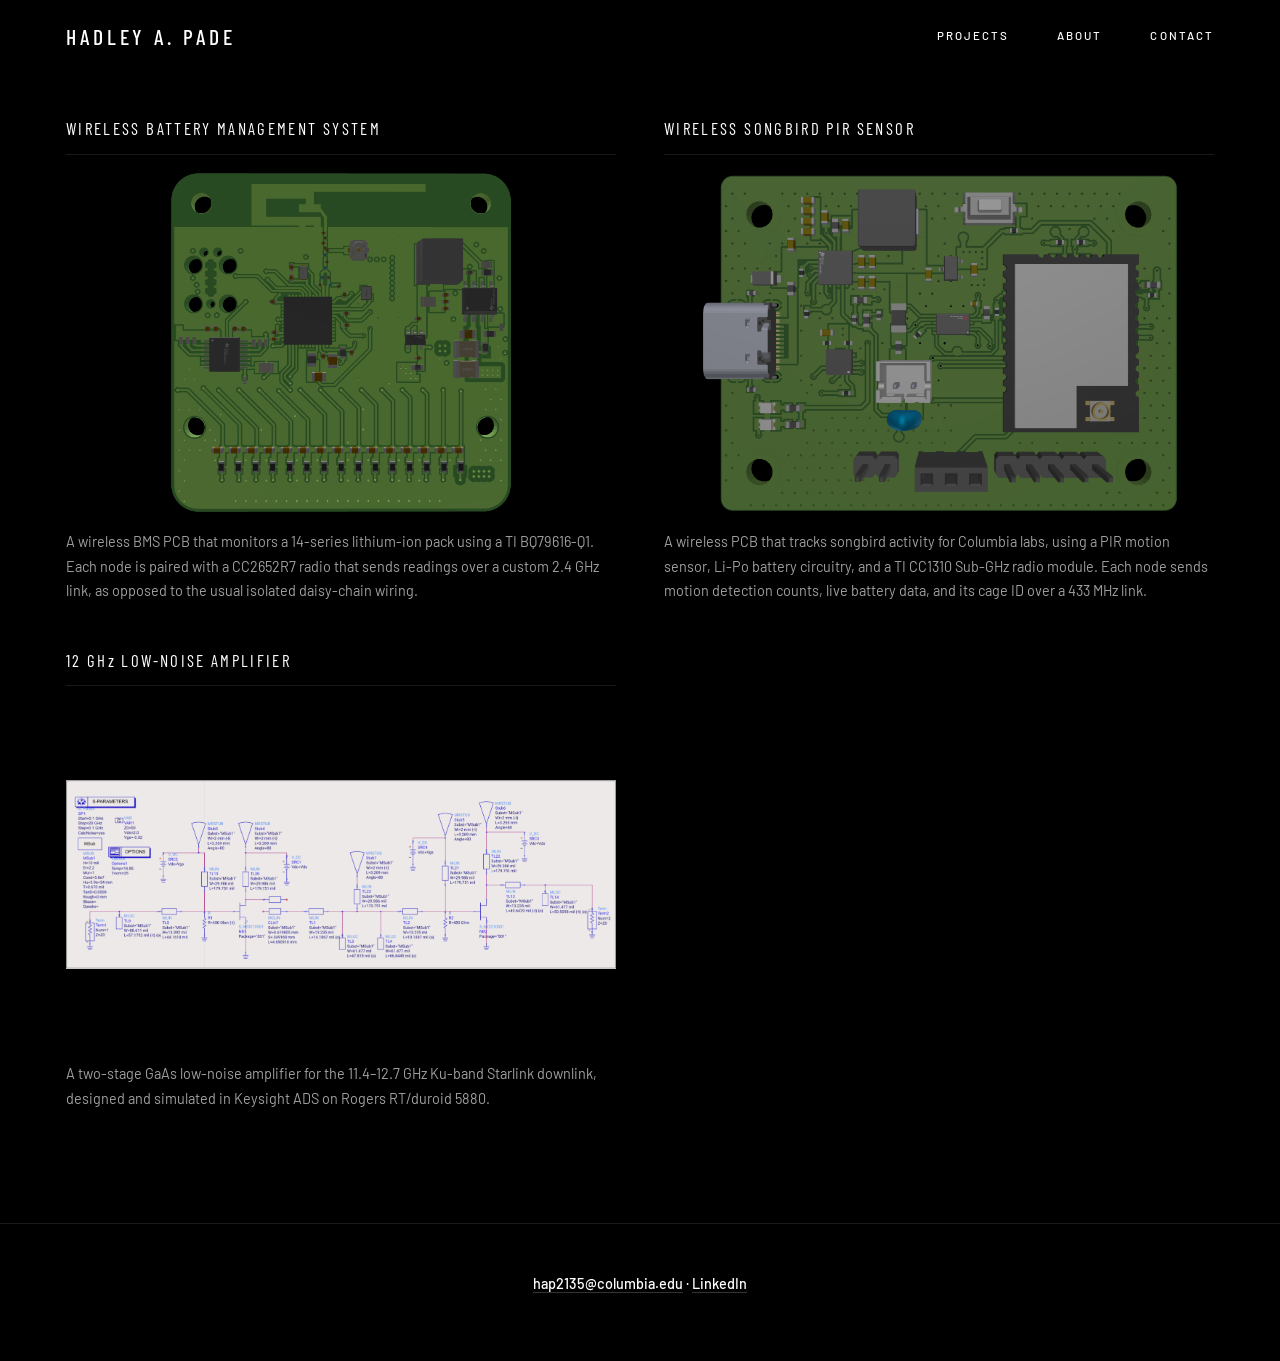
<file: builds.html>
<!doctype html>
<html lang="en">
<head>
<meta charset="utf-8">
<meta name="viewport" content="width=device-width, initial-scale=1">
<title>Builds — Hadley A. Pade</title>
<meta name="description" content="Every board, firmware project and enclosure, on one page.">
<link rel="preconnect" href="https://fonts.googleapis.com">
<link rel="preconnect" href="https://fonts.gstatic.com" crossorigin>
<link href="https://fonts.googleapis.com/css2?family=Barlow:wght@400;500&family=Barlow+Condensed:wght@400;500&display=swap" rel="stylesheet">
<link rel="stylesheet" href="css/draft-dark.css">
</head>
<body data-base="">

<header class="site-header">
  <div class="wrap">
    <a class="brand" href="index.html">Hadley A. Pade</a>
    <nav class="site-nav">
      <a href="builds.html" aria-current="page">Projects</a>
      <a href="index.html#about">About</a>
      <a href="#contact">Contact</a>
    </nav>
  </div>
</header>

<main>
  <!-- No hero and no page title here, so this section carries the offset that
       keeps the absolutely-positioned header off the first row of cards. -->
  <section class="wrap page-top">
    <div class="filters" id="filters"></div>
    <div class="grid" id="grid"></div>
  </section>
</main>

<footer class="site-footer">
  <div class="wrap">
    <p id="contact" class="footer-contact">
      <a href="mailto:hap2135@columbia.edu">hap2135@columbia.edu</a> &middot;
      <a href="https://www.linkedin.com/in/hadleypade2026/">LinkedIn</a>
    </p>
  </div>
</footer>

<script type="module">
  import { renderGrid } from "./js/projects.js";
  renderGrid("#grid", "#filters");
</script>
</body>
</html>
</file>
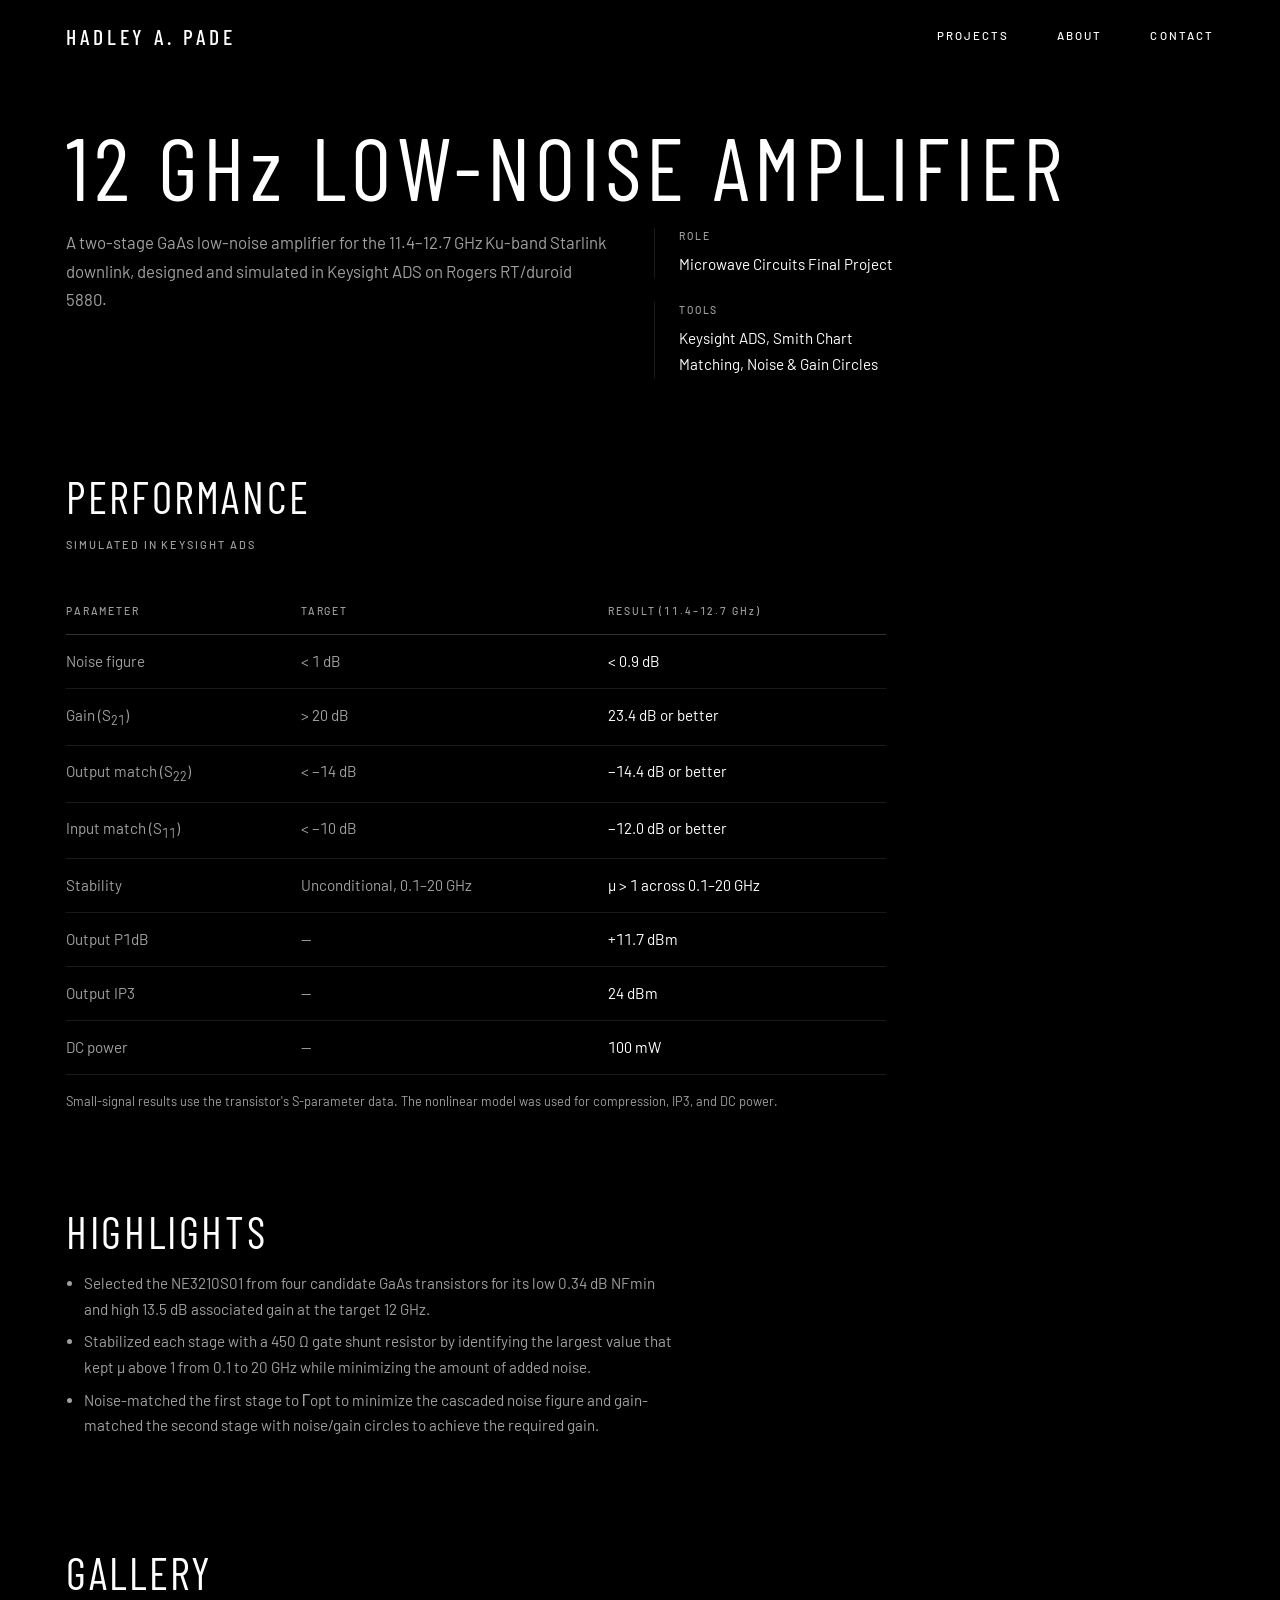
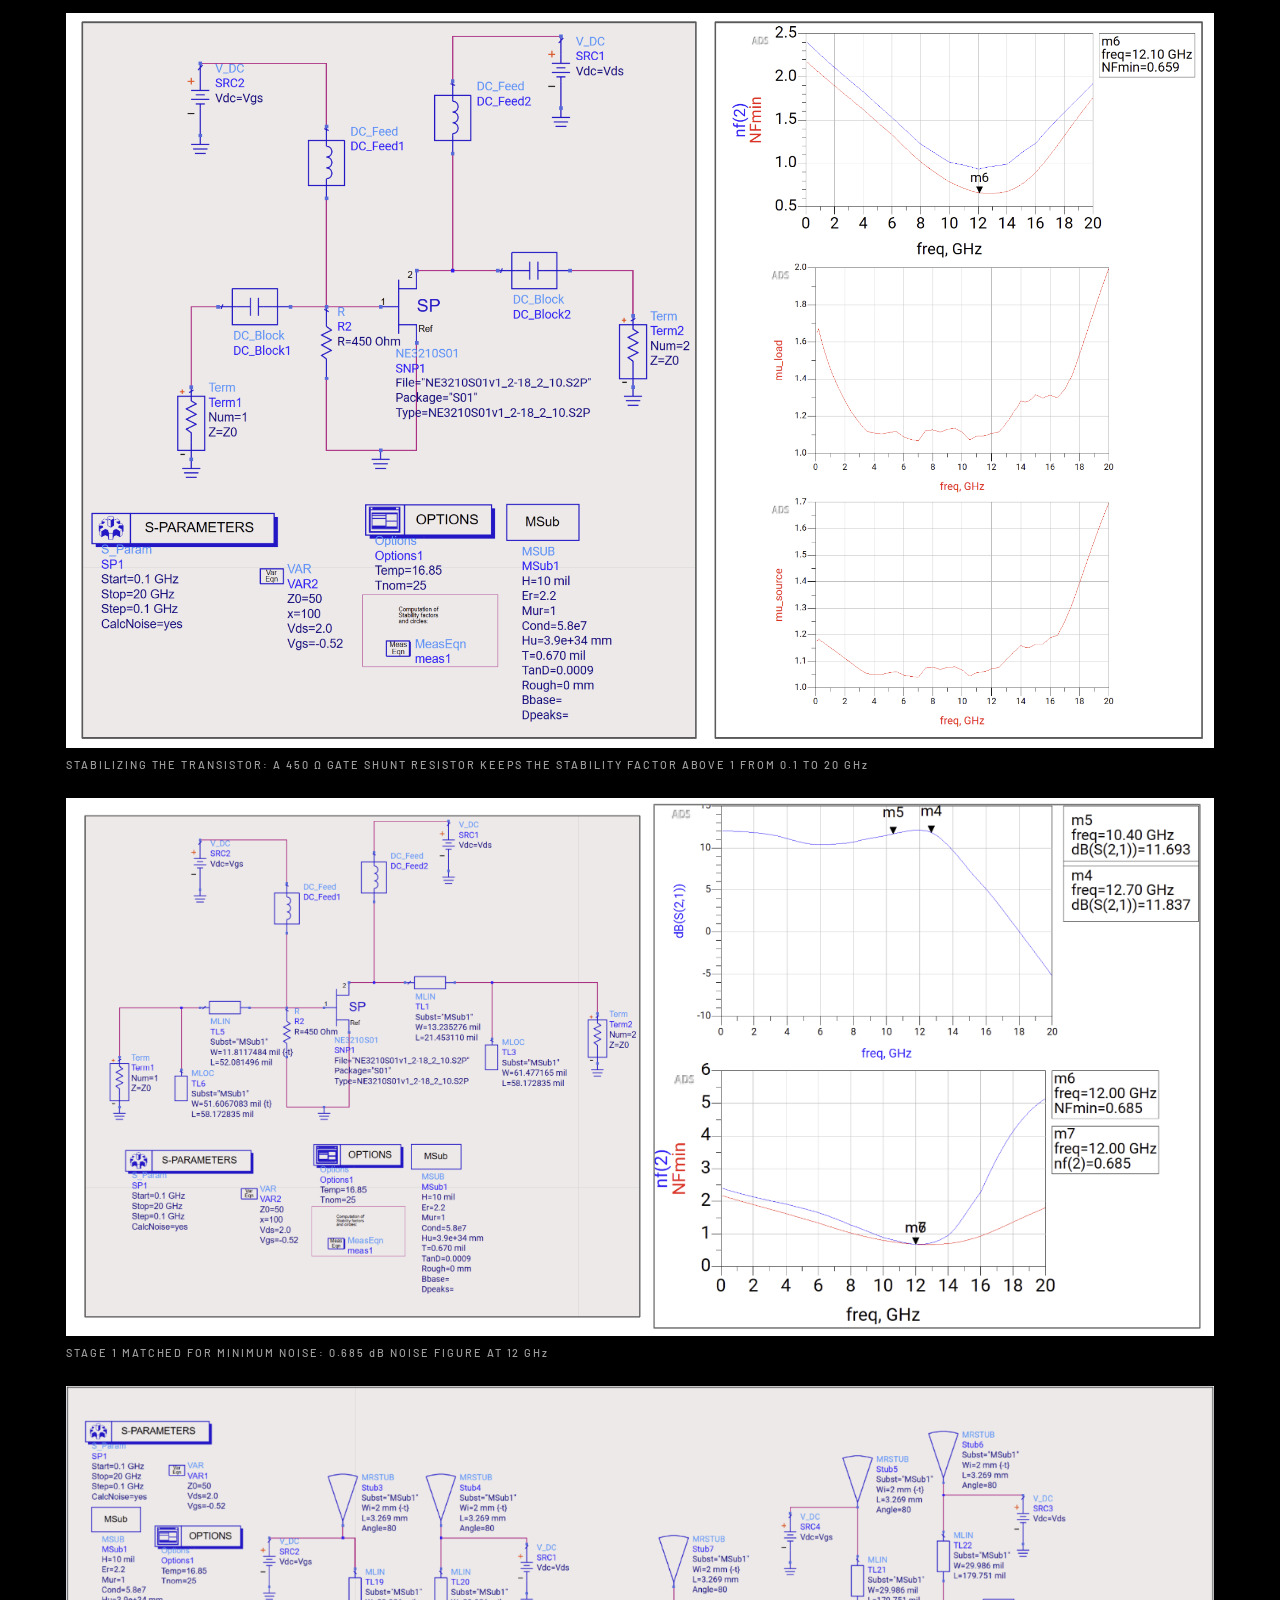
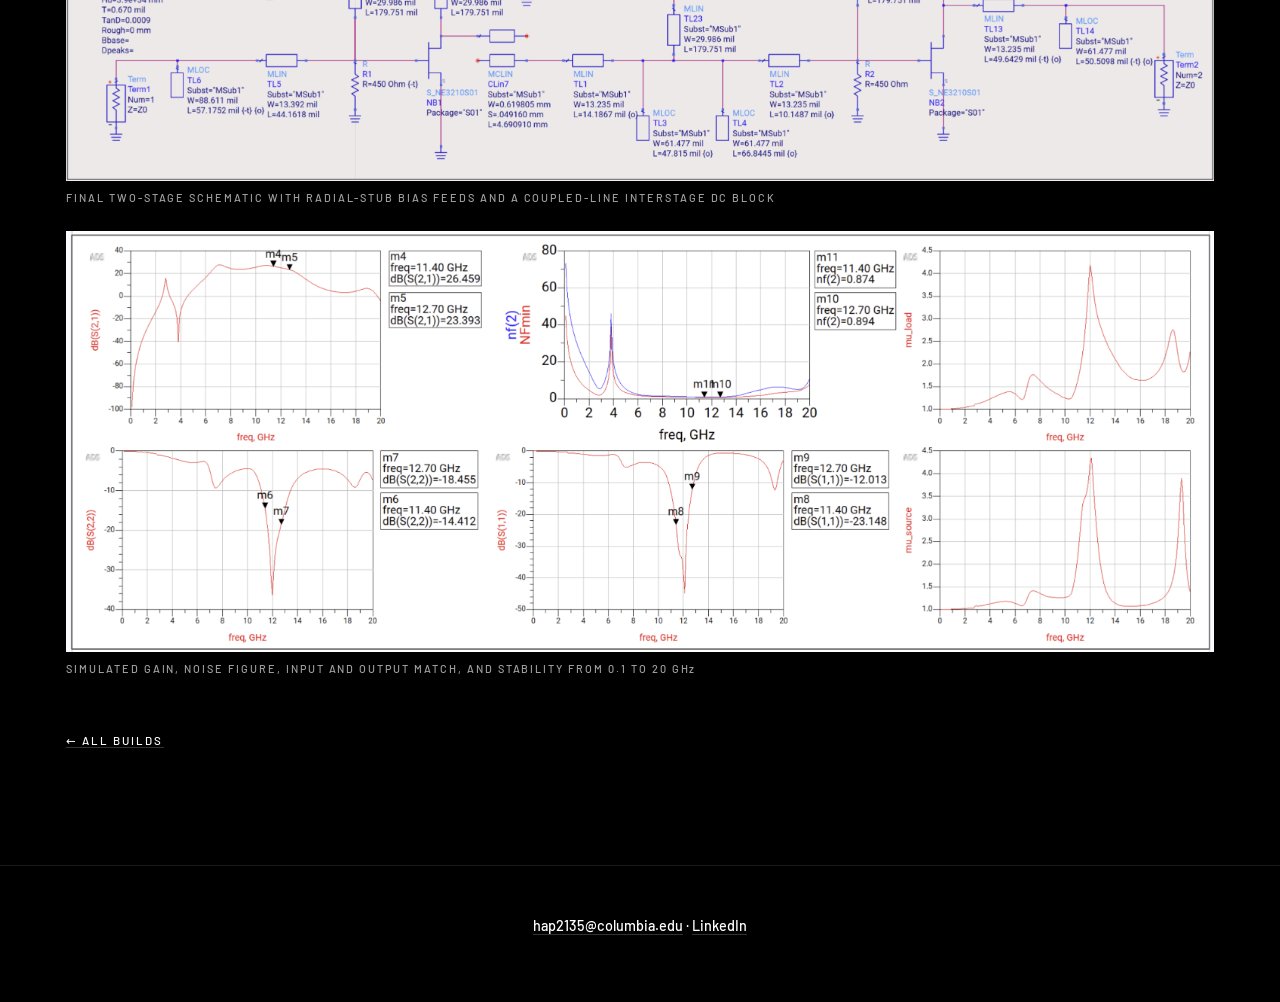
<file: projects/12-ghz-low-noise-amplifier.html>
<!doctype html>
<html lang="en">
<head>
<meta charset="utf-8">
<meta name="viewport" content="width=device-width, initial-scale=1">
<title>Project — EE Portfolio</title>
<meta name="description" content="Project detail: the board, the build story and the measured result.">
<link rel="preconnect" href="https://fonts.googleapis.com">
<link rel="preconnect" href="https://fonts.gstatic.com" crossorigin>
<link href="https://fonts.googleapis.com/css2?family=Barlow:wght@400;500&family=Barlow+Condensed:wght@400;500&display=swap" rel="stylesheet">
<link rel="stylesheet" href="../css/draft-dark.css">
<script type="importmap">
{ "imports": {
  "three": "https://cdn.jsdelivr.net/npm/three@0.169.0/build/three.module.js",
  "three/addons/": "https://cdn.jsdelivr.net/npm/three@0.169.0/examples/jsm/"
} }
</script>
</head>
<body data-base="../" data-slug="12-ghz-low-noise-amplifier">

<header class="site-header">
  <div class="wrap">
    <a class="brand" href="../index.html">Hadley A. Pade</a>
    <nav class="site-nav">
      <a href="../builds.html">Projects</a>
      <a href="../index.html#about">About</a>
      <a href="../index.html#contact">Contact</a>
    </nav>
  </div>
</header>

<main id="detail">
  <!-- No hero here, so the title block carries the offset that keeps the
       absolutely-positioned header off the title. -->
  <section class="wrap page-top detail-head">
    <h1 id="title">Loading…</h1>
    <!-- Lede and spec strip share a row: the summary reads left, the board's
         data sheet sits beside it rather than pushing the model down. -->
    <div class="detail-intro">
      <p class="lede" id="summary"></p>
      <dl class="meta" id="meta"></dl>
    </div>
  </section>

  <!-- The board gets a section to itself, sized to be worked in: detail.js
       mounts it interactive, so it can be grabbed, orbited and zoomed. -->
  <section class="wrap">
    <div class="section-head">
      <h2>3D Model</h2>
      <p class="viewer-hint">Drag to rotate · click the board, then scroll, to zoom</p>
    </div>
    <div class="viewer" id="viewer">
      <div class="viewer-status" hidden></div>
    </div>
  </section>

  <!-- Where a project was simulated rather than built, a spec table stands in
       for the board: target against result, hairline rows, no fills. Starts
       hidden so board pages never flash an empty table; detail.js reveals it. -->
  <section class="wrap" hidden>
    <div class="section-head">
      <h2>Performance</h2>
      <p class="viewer-hint" id="specs-caption"></p>
    </div>
    <table class="specs">
      <thead><tr id="specs-head"><th scope="col">Parameter</th><th scope="col">Target</th><th scope="col">Result</th></tr></thead>
      <tbody id="specs"></tbody>
    </table>
    <p class="specs-note" id="specs-note"></p>
  </section>

  <section class="wrap prose">
    <h2>Highlights</h2>
    <ul id="highlights"></ul>
    <div id="body"></div>
  </section>

  <section class="wrap">
    <h2>Gallery</h2>
    <div class="gallery" id="gallery"></div>
  </section>

  <p class="back wrap"><a href="../builds.html">← All builds</a></p>
</main>

<footer class="site-footer">
  <div class="wrap">
    <p class="footer-contact">
      <a href="mailto:hap2135@columbia.edu">hap2135@columbia.edu</a> &middot;
      <a href="https://www.linkedin.com/in/hadleypade2026/">LinkedIn</a>
    </p>
  </div>
</footer>

<script type="module" src="../js/detail.js"></script>
</body>
</html>
</file>
<file: css/draft-dark.css>
/* The site stylesheet — full-bleed black treatment across every page. It grew
   up as the dark draft, which is where the filename comes from, and became the
   live design when the light css/style.css was retired.
   Class names match what js/projects.js emits, so no JS changes are needed. */

/* ---- design tokens ---------------------------------------------------- */
:root {
  --bg: #000000;
  --surface: #0b0b0b;
  --border: rgba(255, 255, 255, .2);
  --border-soft: rgba(255, 255, 255, .1);
  --ink: #ffffff;
  --ink-soft: #a0a0a0;

  --font: "Barlow", system-ui, -apple-system, "Segoe UI", sans-serif;
  --font-display: "Barlow Condensed", "Barlow", system-ui, sans-serif;
  --mono: ui-monospace, "Cascadia Code", "Consolas", monospace;

  --space-1: .5rem;
  --space-2: 1rem;
  --space-3: 1.5rem;
  --space-4: 3rem;
  --space-5: 7rem;

  /* Emphasis here comes from contrast and hairlines, never from a fill or a
     corner radius, so the radius token stays at zero on purpose. */
  --radius: 0;
  --maxw: 1180px;

  /* The tracked-caps treatment repeats on the nav, buttons, eyebrows, tags and
     footer, so it lives in one place. */
  --caps-track: .18em;
}

/* This page is black in both colour schemes — there is no light variant to
   switch to, so no prefers-color-scheme block. */

/* ---- base ------------------------------------------------------------- */
*, *::before, *::after { box-sizing: border-box; }
[hidden] { display: none !important; }
html { scroll-behavior: smooth; }
body {
  margin: 0;
  background: var(--bg);
  color: var(--ink-soft);
  font-family: var(--font);
  font-size: .95rem;
  line-height: 1.7;
  -webkit-font-smoothing: antialiased;
}
img { max-width: 100%; display: block; }
a { color: var(--ink); }

.wrap {
  max-width: var(--maxw);
  margin: 0 auto;
  padding-inline: 16px;
}

/* Headings are large but light and widely tracked — the weight of the page
   comes from the black, not from bold type. */
h1, h2, h3 {
  font-family: var(--font-display);
  font-weight: 400;
  text-transform: uppercase;
  line-height: 1.05;
  letter-spacing: .06em;
  color: var(--ink);
  margin: 0 0 var(--space-2);
}
h1 { font-size: clamp(2.5rem, 7vw, 5.5rem); }
h2 { font-size: clamp(1.75rem, 4vw, 2.75rem); }
h3 { font-size: 1.15rem; letter-spacing: var(--caps-track); }
.muted { color: var(--ink-soft); }

.eyebrow {
  font-family: var(--font);
  font-size: .7rem;
  font-weight: 500;
  text-transform: uppercase;
  letter-spacing: var(--caps-track);
  color: var(--ink);
  margin: 0 0 var(--space-2);
}

/* ---- header ----------------------------------------------------------- */
/* Fully transparent: it floats over the hero model with no bar, border or
   blur of its own. Absolute rather than fixed so it scrolls away with the
   hero instead of hanging over the project titles further down, where a
   chrome-less bar has nothing to separate it from the content. */
.site-header {
  position: absolute; top: 0; left: 0; right: 0; z-index: 10;
}
.site-header .wrap {
  display: flex; align-items: center; gap: var(--space-3);
  min-height: 72px; flex-wrap: wrap;
}
.brand {
  font-family: var(--font-display);
  font-size: 1.35rem;
  font-weight: 500;
  text-transform: uppercase;
  letter-spacing: var(--caps-track);
  text-decoration: none;
  color: var(--ink);
}
.site-nav { margin-left: auto; display: flex; gap: var(--space-4); flex-wrap: wrap; }
.site-nav a {
  color: var(--ink);
  text-decoration: none;
  font-size: .72rem;
  font-weight: 500;
  text-transform: uppercase;
  letter-spacing: var(--caps-track);
  transition: opacity .2s ease;
}
.site-nav a:hover { opacity: .6; }

/* ---- hero ------------------------------------------------------------- */
.hero {
  position: relative;
  min-height: 100svh;
  display: flex;
  align-items: flex-end;
  padding: 0 0 var(--space-5);
  overflow: hidden;
}

/* The viewer host fills the hero box. viewer.js sizes its canvas from this
   element's client box, so giving it a real height is all it needs. */
.hero-model {
  position: absolute; inset: 0;
  z-index: 0;
}
/* Once there is width to spare, push the board into the right-hand half so
   the headline lands on clean black rather than across the board's face. */
@media (min-width: 900px) {
  .hero-model { left: 28%; }
}
.hero-model canvas { display: block; width: 100%; height: 100%; }
.hero-model .viewer-status {
  position: absolute; inset: 0;
  display: grid; place-items: center;
  color: var(--ink-soft);
  font-size: .75rem;
  text-transform: uppercase;
  letter-spacing: var(--caps-track);
  text-align: center;
  padding: var(--space-3);
}

/* Scrim: copper pours and silkscreen are bright enough to swallow white type,
   so the bottom third fades to black behind the headline. */
.hero::after {
  content: "";
  position: absolute; inset: 0;
  background: linear-gradient(to top, #000 0%, rgba(0, 0, 0, .75) 22%, transparent 60%);
  pointer-events: none;
  z-index: 1;
}

/* The copy sits above the scrim, but must not swallow the drag gesture — only
   the text and buttons themselves take pointer events. */
.hero-copy {
  position: relative;
  z-index: 2;
  width: 100%;
  pointer-events: none;
}
.hero-copy > * { pointer-events: auto; }
.hero-copy p {
  font-size: 1rem;
  color: var(--ink-soft);
  max-width: 52ch;
  margin: 0;
}

.cta-row { display: flex; gap: var(--space-2); flex-wrap: wrap; margin-top: var(--space-3); }
.btn {
  display: inline-block;
  padding: .8rem 2.5rem;
  border: 1px solid var(--ink);
  border-radius: var(--radius);
  background: transparent;
  color: var(--ink);
  text-decoration: none;
  font-size: .72rem;
  font-weight: 500;
  text-transform: uppercase;
  letter-spacing: var(--caps-track);
  transition: background-color .2s ease, color .2s ease;
}
.btn:hover { background: var(--ink); color: var(--bg); }
.btn.secondary { border-color: var(--border); }
.btn.secondary:hover { border-color: var(--ink); }

/* ---- page top --------------------------------------------------------- */
/* For pages with no hero to sit over, the header still overlaps the top of
   the document, so the first block clears it by the header's own height. */
.page-top { padding-top: calc(72px + var(--space-4)); }

/* ---- sections --------------------------------------------------------- */
section { padding-block: var(--space-5); }
.section-head { margin-bottom: var(--space-4); }
.section-head p { margin: 0; }

/* ---- filters ---------------------------------------------------------- */
/* Tracked text links with an underline on the active one, rather than pills. */
.filters { display: flex; gap: var(--space-4); flex-wrap: wrap; margin-bottom: var(--space-4); }
.chip {
  font: inherit;
  font-size: .72rem;
  font-weight: 500;
  text-transform: uppercase;
  letter-spacing: var(--caps-track);
  cursor: pointer;
  padding: 0 0 .4rem;
  border: 0;
  border-bottom: 1px solid transparent;
  background: none;
  color: var(--ink-soft);
  transition: color .2s ease;
}
.chip:hover { color: var(--ink); }
.chip[aria-pressed="true"] { color: var(--ink); border-bottom-color: var(--ink); }

/* ---- project grid ----------------------------------------------------- */
.grid {
  display: grid; gap: var(--space-4);
  /* 380px is the floor that keeps the longest title on one line at the type
     size below. The min() keeps that floor from forcing a horizontal scroll
     on a phone narrower than the floor itself. */
  grid-template-columns: repeat(auto-fill, minmax(min(380px, 100%), 1fr));
}
.card {
  background: transparent;
  border: 0;
  border-radius: var(--radius);
  text-decoration: none;
  color: inherit;
  display: flex; flex-direction: column;
}
/* projects.js nests the title inside .card-body, below the image. Dissolving
   that wrapper promotes its children to flex items of the card itself, so the
   title can be ordered above the board without changing the shared markup —
   and without moving the title on the light site, which uses its own sheet. */
.card-body { display: contents; }
.card h3 {
  order: -2; margin: 0;
  /* Every title sits on one line, so the boards below them stay in step
     across the row without needing a reserved second line. The type is sized
     and tracked to fit the longest one, "Wireless Battery Management
     System", in the narrowest column the grid will build. */
  white-space: nowrap;
  font-size: 1.05rem;
  letter-spacing: .14em;
  padding-bottom: var(--space-2);
  border-bottom: 1px solid var(--border-soft);
  transition: border-color .3s ease;
}
.card:hover h3 { border-bottom-color: var(--ink); }

/* Square corners mean there is no card shape to lift — the board reacts
   instead of the container. */
/* No panel behind the board: the stills have transparent backgrounds, so a
   filled box would only draw a rectangle that the board doesn't fill. The
   board floats on the page black and the hairline under the title carries
   the structure instead. */
.card-media {
  order: -1;
  aspect-ratio: 16 / 10;
  margin-top: var(--space-2);
  background: transparent;
  overflow: hidden;
}
/* `contain`, not `cover`: the stills are whole boards on a transparent
   background, and cropping one to fill the box defeats the point. */
.card-media img {
  width: 100%; height: 100%;
  object-fit: contain; object-position: center;
  transition: transform .5s ease;
}
.card:hover .card-media img { transform: scale(1.04); }

.card p {
  order: 1; margin: var(--space-2) 0 0;
  font-size: .9rem; color: var(--ink-soft);
}

.tags { order: 2; display: flex; gap: var(--space-2); flex-wrap: wrap; margin-top: auto; padding-top: var(--space-2); }
.tag {
  font-size: .65rem;
  font-weight: 500;
  text-transform: uppercase;
  letter-spacing: var(--caps-track);
  color: var(--ink-soft);
}

/* ---- prose ------------------------------------------------------------ */
.prose { max-width: 68ch; }
.wrap.prose { max-width: var(--maxw); }
.wrap.prose > p, .wrap.prose > ul, .wrap.prose > ol { max-width: 68ch; }
.prose a { text-decoration: none; border-bottom: 1px solid var(--border); }
.prose a:hover { border-bottom-color: var(--ink); }

/* ---- footer ----------------------------------------------------------- */
.site-footer {
  border-top: 1px solid var(--border-soft);
  padding-block: var(--space-4);
  text-align: center;
  font-size: .68rem;
  font-weight: 500;
  text-transform: uppercase;
  letter-spacing: var(--caps-track);
  color: var(--ink-soft);
}

.site-footer p { margin: 0; }

/* The contact line reads as an address, not a caps label, so it opts out of
   the footer's small-caps treatment and sits a step above the credit. */
.site-footer .footer-contact {
  margin-bottom: var(--space-2);
  font-size: .9rem;
  text-transform: none;
  letter-spacing: normal;
  color: var(--ink);
}

.footer-contact a { text-decoration: none; border-bottom: 1px solid var(--border); }
.footer-contact a:hover { border-bottom-color: var(--ink); }

/* ---- project detail --------------------------------------------------- */
/* The page reads as one run of related blocks — board, highlights, gallery —
   rather than the separate landings the hero page wants, so the sections sit
   closer together than the global rhythm. */
/* Every section but the first: .detail-head keeps the .page-top padding that
   clears the absolute header, which an #id selector here would outweigh. */
#detail section + section { padding-block: var(--space-4); }

/* A project page opens on type alone: the title block sits on clean black and
   the board gets a section of its own further down, where it can be driven
   without the copy sitting on top of it. */
.detail-head { padding-bottom: var(--space-4); }
.detail-head .lede {
  margin: 0;
  max-width: 60ch;
  font-size: 1.05rem;
  color: var(--ink-soft);
}

/* Summary and spec strip share a row under the title. The lede keeps its
   60ch measure and the metadata takes a fixed narrow column beside it, so
   the model section comes up rather than sitting below a full-width strip. */
/* The first column is sized to the lede's own measure rather than 1fr: a 1fr
   track runs to the wrap's edge and strands the strip out to the right, with
   dead space between it and the end of the summary text. */
.detail-intro {
  display: grid;
  grid-template-columns: minmax(0, 60ch) minmax(200px, 260px);
  justify-content: start;
  gap: var(--space-4);
  align-items: start;
}
/* A spec strip rather than a paragraph of metadata: hairline-divided rows
   beside the summary, reading as the board's data sheet. */
.meta {
  margin: 0;
  display: grid; gap: var(--space-3);
  grid-template-columns: 1fr;
}
.meta > div { padding-left: var(--space-3); border-left: 1px solid var(--border-soft); }
.meta dt {
  font-size: .65rem;
  font-weight: 500;
  text-transform: uppercase;
  letter-spacing: var(--caps-track);
  color: var(--ink-soft);
}
.meta dd { margin: .4rem 0 0; font-size: .95rem; color: var(--ink); }
.meta dd a { text-decoration: none; border-bottom: 1px solid var(--border); }
.meta dd a:hover { border-bottom-color: var(--ink); }

/* ---- model section ---------------------------------------------------- */
/* Same plate as the grid thumbnails — square corners, surface fill, no border
   — only tall enough to actually work in. viewer.js sizes its canvas from this
   element's box, so the aspect ratio is all it needs. */
.viewer {
  position: relative;
  aspect-ratio: 16 / 9;
  background: var(--surface);
  overflow: hidden;
  cursor: grab;
}
.viewer:active { cursor: grabbing; }
.viewer canvas { display: block; width: 100%; height: 100%; }
/* viewer.js arms the scroll wheel only once the board has been clicked, so the
   board says so: a hairline while it holds the wheel, and nothing before. */
.viewer.is-active { outline: 1px solid var(--border); outline-offset: -1px; }
.viewer .viewer-status {
  position: absolute; inset: 0;
  display: grid; place-items: center;
  color: var(--ink-soft);
  font-size: .75rem;
  text-transform: uppercase;
  letter-spacing: var(--caps-track);
  text-align: center;
  padding: var(--space-3);
}
/* The drag hint is an instruction, not a caption, so it keeps the tracked caps
   the rest of the chrome uses and sits with the heading. */
.viewer-hint {
  font-size: .68rem;
  font-weight: 500;
  text-transform: uppercase;
  letter-spacing: var(--caps-track);
  color: var(--ink-soft);
}

/* ---- spec table ------------------------------------------------------- */
:root { --specs-w: 820px; }
/* The simulated project's stand-in for a board: a data sheet in the same
   voice as the .meta strip — tracked-caps headers over hairline rows. The
   result column is the one being read, so it alone takes full-white ink. */
.specs {
  width: 100%;
  max-width: var(--specs-w);
  border-collapse: collapse;
  font-variant-numeric: tabular-nums;
}
.specs th, .specs td {
  text-align: left;
  vertical-align: top;
  padding: .85rem var(--space-3) .85rem 0;
  border-bottom: 1px solid var(--border-soft);
  font-weight: 400;
}
.specs thead th {
  font-size: .65rem;
  font-weight: 500;
  text-transform: uppercase;
  letter-spacing: var(--caps-track);
  color: var(--ink-soft);
  border-bottom-color: var(--border);
  padding-top: 0;
}
.specs tbody th { color: var(--ink-soft); }
.specs td:last-child { color: var(--ink); padding-right: 0; }
/* The note reads as the table's footnote, so it runs to the table's edge
   rather than to the prose measure, and no further. */
.specs-note {
  max-width: var(--specs-w);
  margin: var(--space-2) 0 0;
  font-size: .8rem;
}

/* ---- prose, gallery, back --------------------------------------------- */
.prose ul { padding-left: 1.1rem; }
.prose li { margin-bottom: .4rem; }

/* Two columns rather than auto-fit, so a shot can be given the full width and
   the pair below it lands side by side underneath. */
.gallery {
  display: grid; gap: var(--space-3);
  grid-template-columns: repeat(2, 1fr);
}
.gallery figure { margin: 0; }
.gallery figure.wide { grid-column: 1 / -1; }
.gallery img { width: 100%; background: var(--surface); }
/* Captions take the same tracked-caps treatment as the tags and the footer,
   so they read as labels on the plate rather than a second body voice. */
.gallery figcaption {
  margin-top: var(--space-1);
  font-size: .68rem;
  font-weight: 500;
  text-transform: uppercase;
  letter-spacing: var(--caps-track);
  color: var(--ink-soft);
}
/* Units whose case carries meaning (mA vs MA, GHz vs GHZ) keep it inside any
   caps treatment — titles, captions, hints. projects.js wraps them. */
.unit { text-transform: none; }

/* The way back out, set like the nav it returns to. */
.back { padding-bottom: var(--space-5); }
.back a {
  font-size: .72rem;
  font-weight: 500;
  text-transform: uppercase;
  letter-spacing: var(--caps-track);
  text-decoration: none;
  border-bottom: 1px solid var(--border);
}
.back a:hover { border-bottom-color: var(--ink); }

/* ---- small screens ---------------------------------------------------- */
@media (max-width: 640px) {
  .hero { min-height: 85svh; padding-bottom: var(--space-4); }
  /* No room to put the board beside the copy, so it goes above it: the model
     occupies the top of the hero and the text gets its own black band. */
  .hero-model { bottom: 42%; }
  .hero::after {
    background: linear-gradient(to top, #000 0%, #000 42%, rgba(0, 0, 0, .55) 62%, transparent 100%);
  }
  .site-nav { gap: var(--space-2); }
  .btn { padding: .75rem 1.5rem; }
  section { padding-block: var(--space-4); }
  /* A 16:9 slab is too shallow to read a board in at phone width, so the
     viewer goes squarer and gets back some height. */
  .viewer { aspect-ratio: 4 / 3; }
  .back { padding-bottom: var(--space-4); }
  /* Two portraits side by side are too small to read at phone width. */
  .gallery { grid-template-columns: 1fr; }
  /* Three columns at phone width only fit if the gutters give way. */
  .specs th, .specs td { padding-right: var(--space-2); font-size: .85rem; }
}

/* No room for a column beside the summary — the strip drops underneath it and
   spreads back out into side-by-side cells. */
@media (max-width: 860px) {
  .detail-intro {
    grid-template-columns: 1fr;
    gap: var(--space-4);
  }
  .meta { grid-template-columns: repeat(auto-fit, minmax(180px, 1fr)); }
}
</file>
